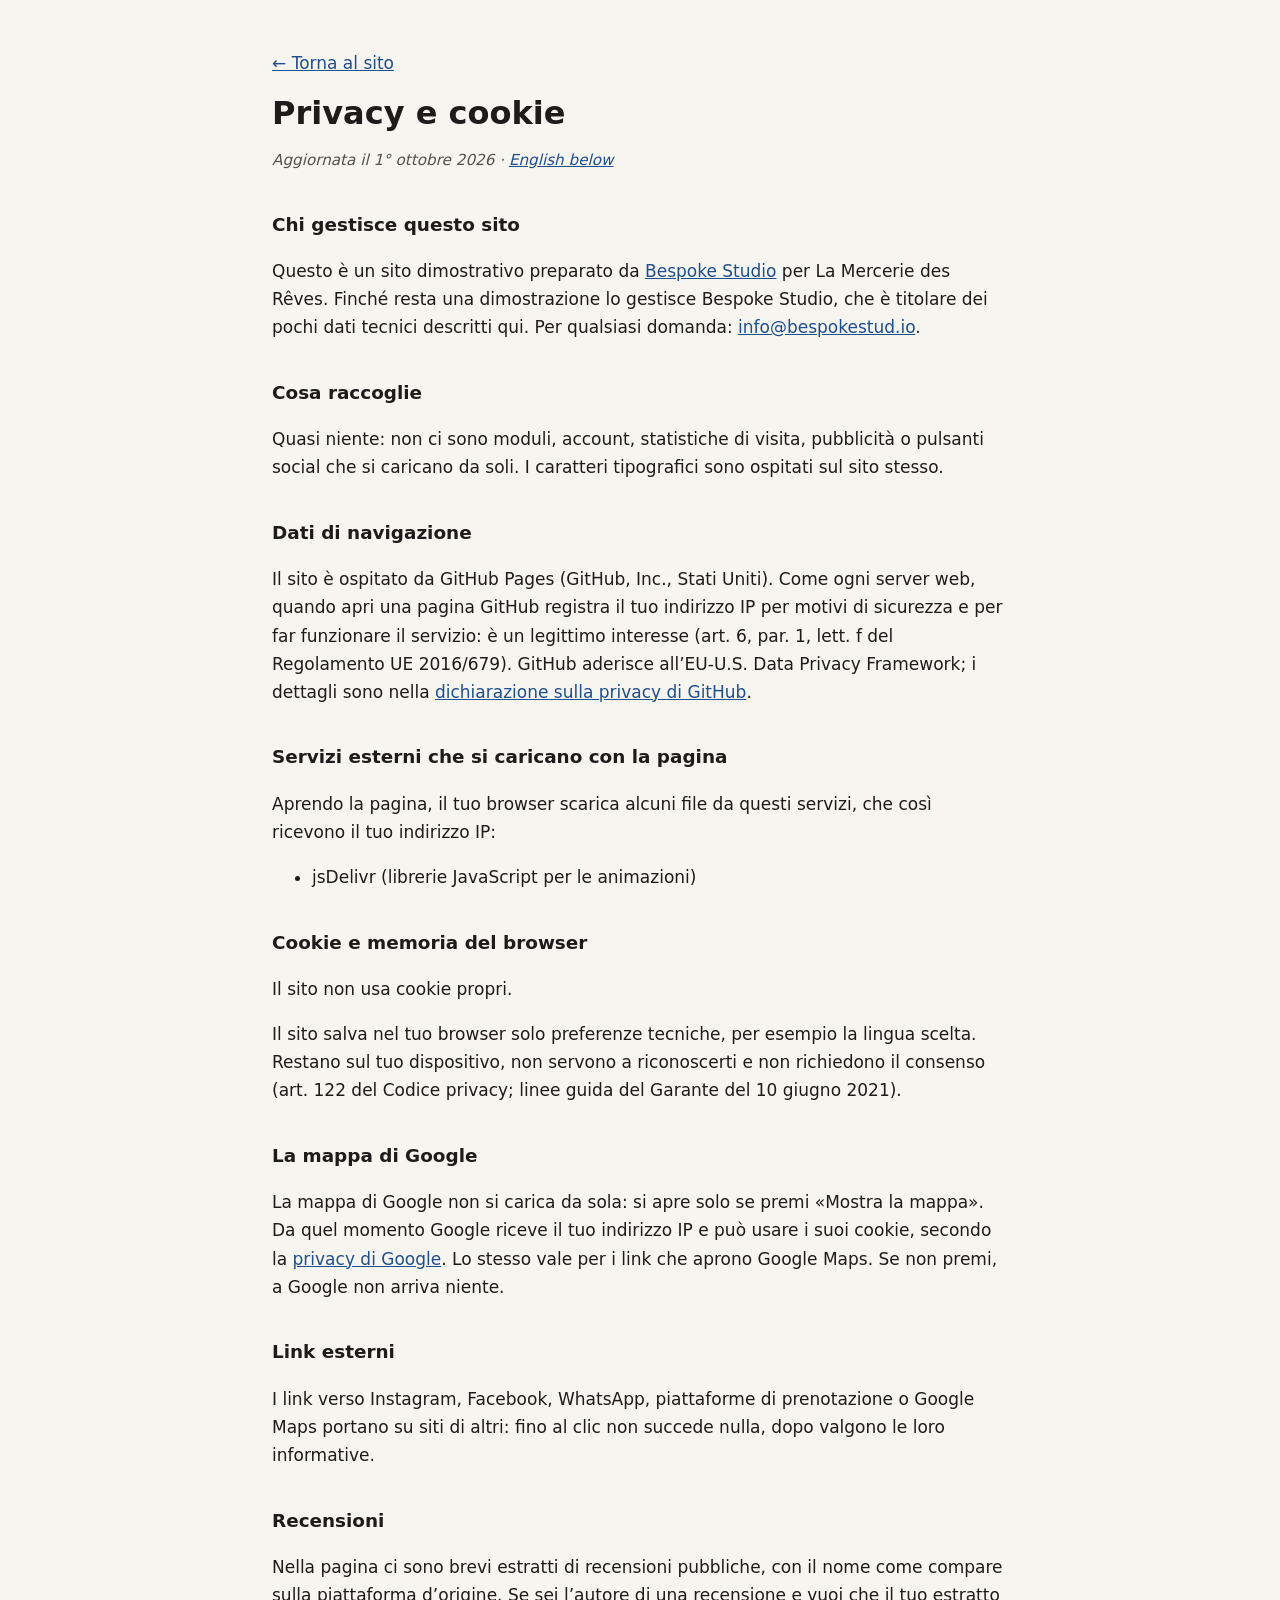
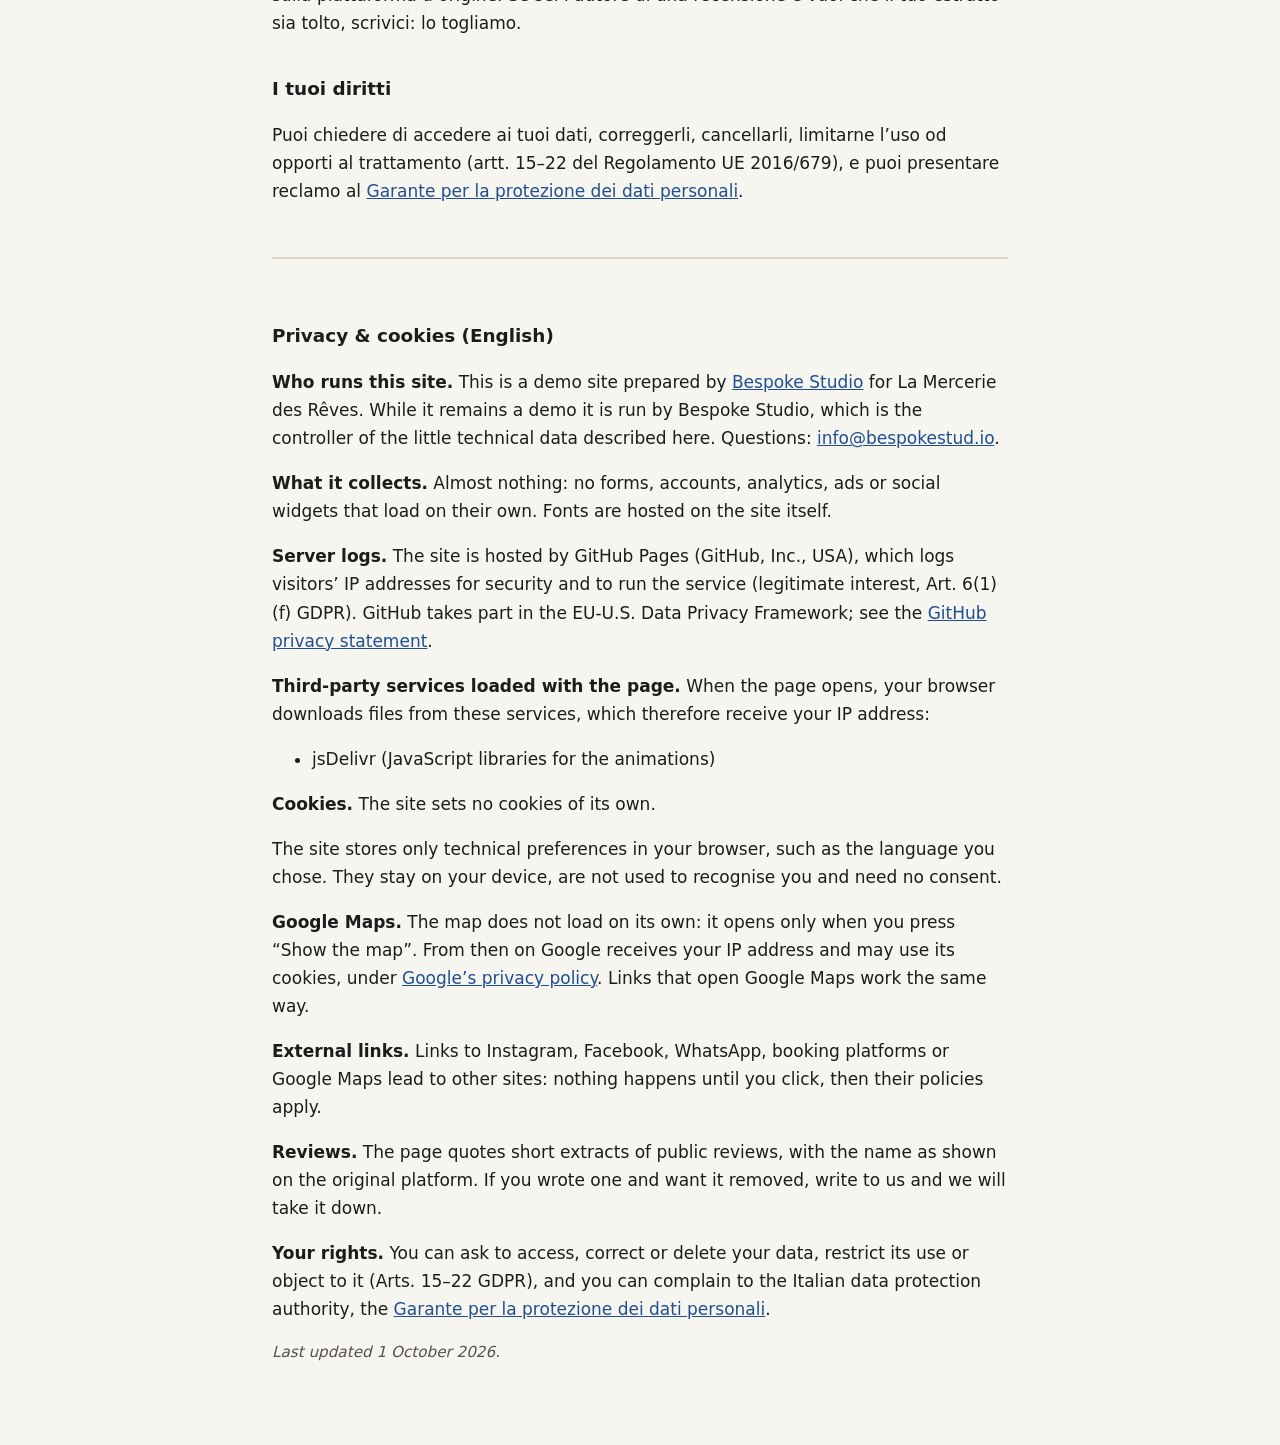
<file: privacy.html>
<!DOCTYPE html>
<html lang="it">
<head>
  <meta charset="UTF-8">
  <meta name="viewport" content="width=device-width, initial-scale=1.0">
  <meta name="robots" content="noindex">
  <title>Privacy e cookie · La Mercerie des Rêves</title>
  <meta name="description" content="Informativa privacy e cookie del sito La Mercerie des Rêves.">
  <style>
    body { margin: 0; background: #f7f5f0; color: #1d1c1a; font: 17px/1.65 system-ui, -apple-system, "Segoe UI", Roboto, sans-serif; }
    main { max-width: 46rem; margin: 0 auto; padding: 32px 20px 64px; }
    h1 { font-size: 2rem; line-height: 1.2; margin: 0.4em 0 0.2em; }
    h2 { font-size: 1.15rem; margin: 2em 0 0.4em; }
    a { color: #1f4f8f; }
    .data { color: #55524c; font-style: italic; font-size: 0.95rem; }
    .en { margin-top: 3em; padding-top: 1.5em; border-top: 2px solid #ddd8cc; }
    code { font-size: 0.9em; background: #ebe7dc; padding: 0 4px; border-radius: 3px; }
  </style>
</head>
<body>
<main>
  <p><a href="index.html">← Torna al sito</a></p>
  <h1>Privacy e cookie</h1>
  <p class="data">Aggiornata il 1° ottobre 2026 · <a href="#english" lang="en">English below</a></p>
  <h2>Chi gestisce questo sito</h2>
  <p>Questo è un sito dimostrativo preparato da <a href="https://bespokestud.io" rel="noopener">Bespoke Studio</a> per La Mercerie des Rêves. Finché resta una dimostrazione lo gestisce Bespoke Studio, che è titolare dei pochi dati tecnici descritti qui. Per qualsiasi domanda: <a href="mailto:info@bespokestud.io">info@bespokestud.io</a>.</p>
  <h2>Cosa raccoglie</h2>
  <p>Quasi niente: non ci sono moduli, account, statistiche di visita, pubblicità o pulsanti social che si caricano da soli. I caratteri tipografici sono ospitati sul sito stesso.</p>
  <h2>Dati di navigazione</h2>
  <p>Il sito è ospitato da GitHub Pages (GitHub, Inc., Stati Uniti). Come ogni server web, quando apri una pagina GitHub registra il tuo indirizzo IP per motivi di sicurezza e per far funzionare il servizio: è un legittimo interesse (art. 6, par. 1, lett. f del Regolamento UE 2016/679). GitHub aderisce all’EU-U.S. Data Privacy Framework; i dettagli sono nella <a href="https://docs.github.com/site-policy/privacy-policies/github-general-privacy-statement" rel="noopener">dichiarazione sulla privacy di GitHub</a>.</p>
  <h2>Servizi esterni che si caricano con la pagina</h2>
  <p>Aprendo la pagina, il tuo browser scarica alcuni file da questi servizi, che così ricevono il tuo indirizzo IP:</p>
  <ul><li>jsDelivr (librerie JavaScript per le animazioni)</li></ul>
  <h2>Cookie e memoria del browser</h2>
  <p>Il sito non usa cookie propri.</p>
  <p>Il sito salva nel tuo browser solo preferenze tecniche, per esempio la lingua scelta. Restano sul tuo dispositivo, non servono a riconoscerti e non richiedono il consenso (art. 122 del Codice privacy; linee guida del Garante del 10 giugno 2021).</p>
  <h2>La mappa di Google</h2>
  <p>La mappa di Google non si carica da sola: si apre solo se premi «Mostra la mappa». Da quel momento Google riceve il tuo indirizzo IP e può usare i suoi cookie, secondo la <a href="https://policies.google.com/privacy?hl=it" rel="noopener">privacy di Google</a>. Lo stesso vale per i link che aprono Google Maps. Se non premi, a Google non arriva niente.</p>
  <h2>Link esterni</h2>
  <p>I link verso Instagram, Facebook, WhatsApp, piattaforme di prenotazione o Google Maps portano su siti di altri: fino al clic non succede nulla, dopo valgono le loro informative.</p>
  <h2>Recensioni</h2>
  <p>Nella pagina ci sono brevi estratti di recensioni pubbliche, con il nome come compare sulla piattaforma d’origine. Se sei l’autore di una recensione e vuoi che il tuo estratto sia tolto, scrivici: lo togliamo.</p>
  <h2>I tuoi diritti</h2>
  <p>Puoi chiedere di accedere ai tuoi dati, correggerli, cancellarli, limitarne l’uso od opporti al trattamento (artt. 15–22 del Regolamento UE 2016/679), e puoi presentare reclamo al <a href="https://www.garanteprivacy.it" rel="noopener">Garante per la protezione dei dati personali</a>.</p>
  <div class="en" id="english" lang="en">
    <h2>Privacy &amp; cookies (English)</h2>
    <p><strong>Who runs this site.</strong> This is a demo site prepared by <a href="https://bespokestud.io" rel="noopener">Bespoke Studio</a> for La Mercerie des Rêves. While it remains a demo it is run by Bespoke Studio, which is the controller of the little technical data described here. Questions: <a href="mailto:info@bespokestud.io">info@bespokestud.io</a>.</p>
    <p><strong>What it collects.</strong> Almost nothing: no forms, accounts, analytics, ads or social widgets that load on their own. Fonts are hosted on the site itself.</p>
    <p><strong>Server logs.</strong> The site is hosted by GitHub Pages (GitHub, Inc., USA), which logs visitors’ IP addresses for security and to run the service (legitimate interest, Art. 6(1)(f) GDPR). GitHub takes part in the EU-U.S. Data Privacy Framework; see the <a href="https://docs.github.com/site-policy/privacy-policies/github-general-privacy-statement" rel="noopener">GitHub privacy statement</a>.</p>
    <p><strong>Third-party services loaded with the page.</strong> When the page opens, your browser downloads files from these services, which therefore receive your IP address:</p><ul><li>jsDelivr (JavaScript libraries for the animations)</li></ul>
    <p><strong>Cookies.</strong> The site sets no cookies of its own.</p>
    <p>The site stores only technical preferences in your browser, such as the language you chose. They stay on your device, are not used to recognise you and need no consent.</p>
    <p><strong>Google Maps.</strong> The map does not load on its own: it opens only when you press “Show the map”. From then on Google receives your IP address and may use its cookies, under <a href="https://policies.google.com/privacy?hl=en" rel="noopener">Google’s privacy policy</a>. Links that open Google Maps work the same way.</p>
    <p><strong>External links.</strong> Links to Instagram, Facebook, WhatsApp, booking platforms or Google Maps lead to other sites: nothing happens until you click, then their policies apply.</p>
    <p><strong>Reviews.</strong> The page quotes short extracts of public reviews, with the name as shown on the original platform. If you wrote one and want it removed, write to us and we will take it down.</p>
    <p><strong>Your rights.</strong> You can ask to access, correct or delete your data, restrict its use or object to it (Arts. 15–22 GDPR), and you can complain to the Italian data protection authority, the <a href="https://www.garanteprivacy.it" rel="noopener">Garante per la protezione dei dati personali</a>.</p>
    <p class="data">Last updated 1 October 2026.</p>
  </div>
</main>
</body>
</html>
</file>
